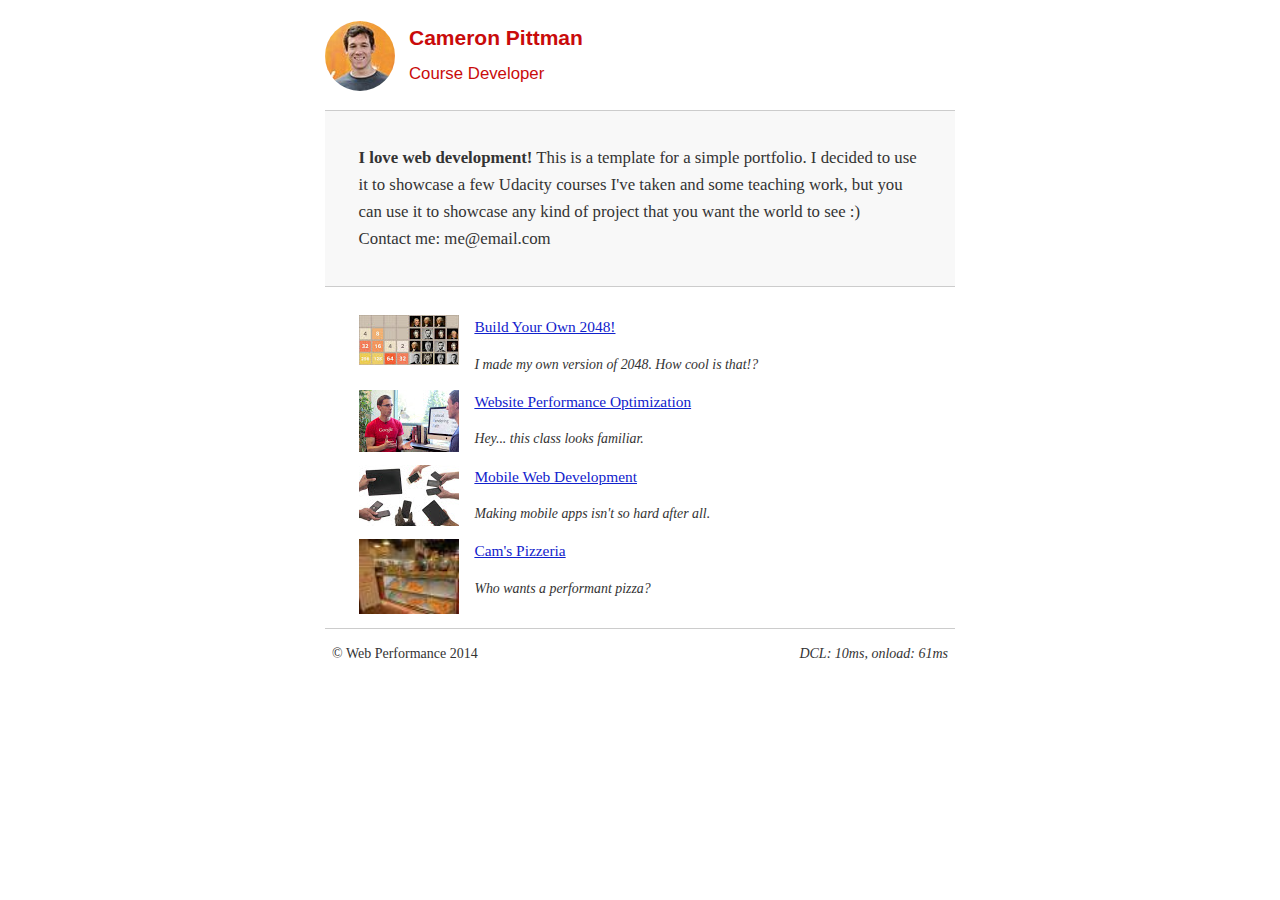
<file: index.html>
<!DOCTYPE html>
<html lang=en>
<head>
<meta charset=utf-8>
<meta name=viewport content="width=device-width, initial-scale=1">
<meta name=description content="Cameron Pittman">
<meta name=author content="Cameron Pittman: Portfolio">
<title>Cameron Pittman: Portfolio</title>
<link href=css/print.css rel=stylesheet media=print>
<style>@font-face{font-family:myFirstFont;src:url(http://fonts.googleapis.com/css?family=Open+Sans:400,700)}div{font-family:myFirstFont}header,footer,.container{max-width:45em;margin:0 auto}</style>
<script>(function(a,b){a.GoogleAnalyticsObject=b;a[b]=a[b]||function(){(a[b].q=a[b].q||[]).push(arguments)};a[b].l=1*new Date()})(window,"ga");ga("create","UA-XXXX-Y");ga("send","pageview");</script>
<script async defer src=js/perfmatters.js></script>
</head>
<body>
<header>
<a href=/><img src=img/profilepic.jpg></a>
<p>Cameron Pittman<br><span>Course Developer</span></p>
</header>
<div class=container>
<div class=hero>
<strong>I love web development!</strong> This is a template for a simple portfolio. I decided to use it to showcase a few Udacity courses I've taken and some teaching work, but you can use it to showcase any kind of project that you want the world to see :) <br> Contact me: me@email.com
</div>
<div class=content>
<ul>
<li>
<img src=img/unnamed.jpg>
<a href=project-2048.html>Build Your Own 2048!</a>
<p>I made my own version of 2048. How cool is that!?</p>
</li>
<li>
<img src=img/unnamed_2.jpg>
<a href=project-webperf.html>Website Performance Optimization</a>
<p>Hey... this class looks familiar.</p>
</li>
<li>
<img src=img/unnamed_3.jpg>
<a href=project-mobile.html>Mobile Web Development</a>
<p>Making mobile apps isn't so hard after all.</p>
</li>
<li>
<img style=width:100px src=img/pizzeria.jpg>
<a href=views/pizza.html>Cam's Pizzeria</a>
<p>Who wants a performant pizza?</p>
</li>
</ul>
</div>
<footer>
<p>&copy; Web Performance 2014 <span id=crp-stats></span></p>
</footer>
</div>
<noscript id=deferred-styles>
<link rel=stylesheet type=text/css href="css/style.css"/>
</noscript>
<script type=text/javascript>var loadDeferredStyles=function(){var b=document.getElementById("deferred-styles");var a=document.createElement("div");a.innerHTML=b.textContent;document.body.appendChild(a);b.parentElement.removeChild(b)};var raf=requestAnimationFrame||mozRequestAnimationFrame||webkitRequestAnimationFrame||msRequestAnimationFrame;if(raf){raf(function(){window.setTimeout(loadDeferredStyles,0)})}else{window.addEventListener("load",loadDeferredStyles)}function downloadJSAtOnload(){var a=document.createElement("script");a.src="http://www.google-analytics.com/analytics.js";document.body.appendChild(a)}if(window.addEventListener){window.addEventListener("load",downloadJSAtOnload,false)}else{if(window.attachEvent){window.attachEvent("onload",downloadJSAtOnload)}else{window.onload=downloadJSAtOnload}};</script>
</body>
</html>
</file>
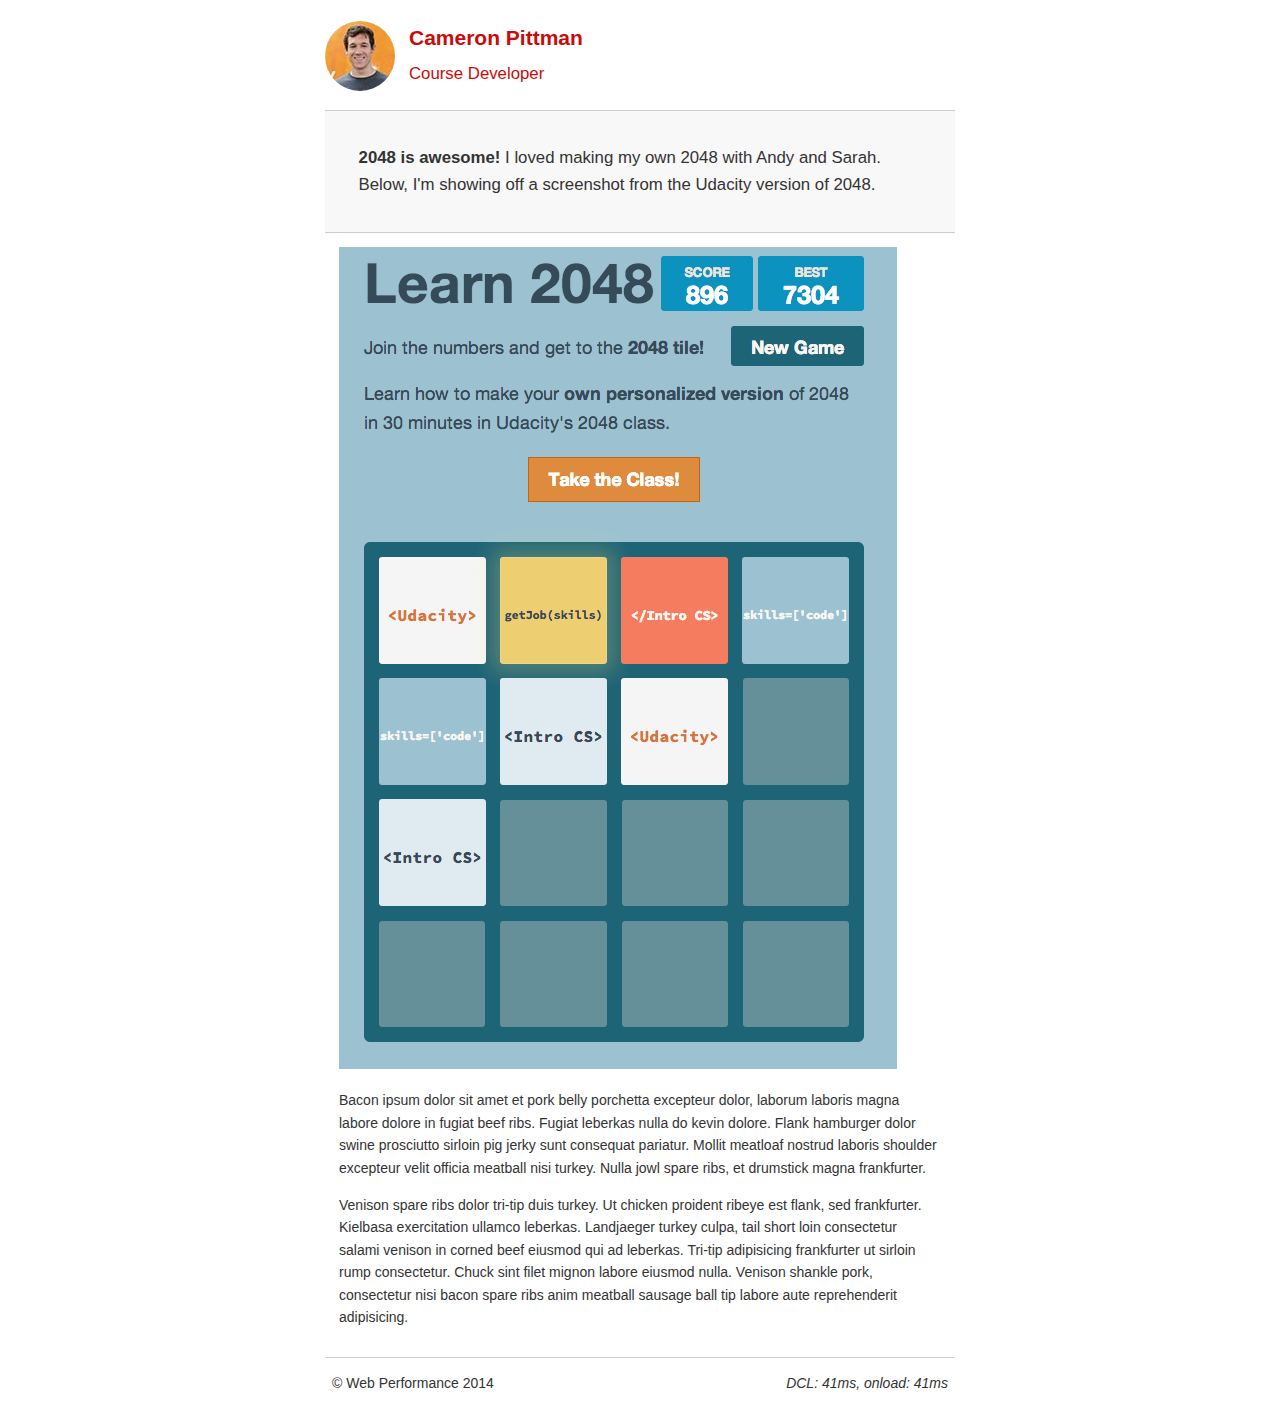
<file: project-2048.html>
<!DOCTYPE html>
<html lang="en">
  <head>
    <meta charset="utf-8">
    <meta name="viewport" content="width=device-width, initial-scale=1">
    <meta name="description" content=" FILL ME IN ">
    <meta name="author" content=" FILL ME IN ">
    <title>Cameron Pittman: Portfolio</title>

    <!-- Hmm, what is the impact of web fonts on speed? Measure it... -->
    <!-- <link href="//fonts.googleapis.com/css?family=Open+Sans:400,700" rel="stylesheet"> -->

    <link href="css/style.css" rel="stylesheet">
    <link href="css/print.css" rel="stylesheet">

    <script>
      (function(w,g){w['GoogleAnalyticsObject']=g;
      w[g]=w[g]||function(){(w[g].q=w[g].q||[]).push(arguments)};w[g].l=1*new Date();})(window,'ga');

      // Optional TODO: replace with your Google Analytics profile ID.
      ga('create', 'UA-XXXX-Y');
      ga('send', 'pageview');
    </script>
    <script src="//www.google-analytics.com/analytics.js"></script>
    <script src="js/perfmatters.js"></script>
  </head>

  <body>
    <header>
      <a href="/"><img src="img/profilepic.jpg"></a>
      <p>Cameron Pittman<br><span>Course Developer</span></p>
    </header>

    <div class="container">
      <div class="hero">
        <strong>2048 is awesome!</strong> I loved making my own 2048 with Andy and Sarah. Below, I'm showing off a screenshot from the Udacity version of 2048.
      </div>

      <div class="content">

        <img class="img-responsive" src="img/2048.png">

        <p>Bacon ipsum dolor sit amet et pork belly porchetta excepteur dolor, laborum laboris magna labore dolore in fugiat beef ribs. Fugiat leberkas nulla do kevin dolore. Flank hamburger dolor swine prosciutto sirloin pig jerky sunt consequat pariatur. Mollit meatloaf nostrud laboris shoulder excepteur velit officia meatball nisi turkey. Nulla jowl spare ribs, et drumstick magna frankfurter.</p>

        <p>Venison spare ribs dolor tri-tip duis turkey. Ut chicken proident ribeye est flank, sed frankfurter. Kielbasa exercitation ullamco leberkas. Landjaeger turkey culpa, tail short loin consectetur salami venison in corned beef eiusmod qui ad leberkas. Tri-tip adipisicing frankfurter ut sirloin rump consectetur. Chuck sint filet mignon labore eiusmod nulla. Venison shankle pork, consectetur nisi bacon spare ribs anim meatball sausage ball tip labore aute reprehenderit adipisicing.</p>

    </div>

    <footer>
      <p>&copy; Web Performance 2014 <span id="crp-stats"></span></p>
    </footer>
  </body>
</html>
</file>
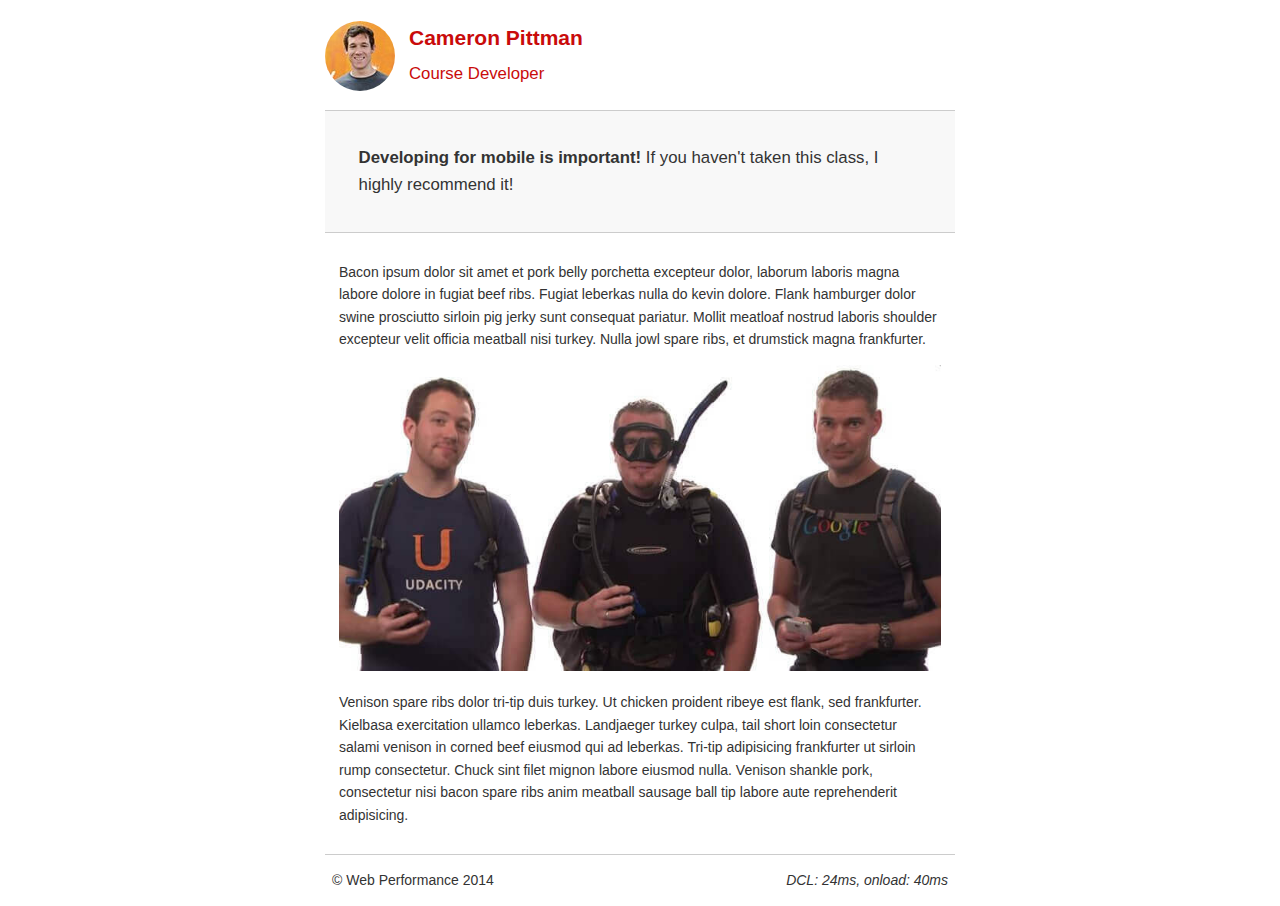
<file: project-mobile.html>
<!DOCTYPE html>
<html lang="en">
  <head>
    <meta charset="utf-8">
    <meta name="viewport" content="width=device-width, initial-scale=1">
    <meta name="description" content=" FILL ME IN ">
    <meta name="author" content=" FILL ME IN ">
    <title>Cameron Pitman: Portfolio</title>

    <!-- Hmm, what is the impact of web fonts on speed? Measure it... -->
    <!-- <link href="//fonts.googleapis.com/css?family=Open+Sans:400,700" rel="stylesheet"> -->

    <link href="css/style.css" rel="stylesheet">
    <link href="css/print.css" rel="stylesheet">

    <script>
      (function(w,g){w['GoogleAnalyticsObject']=g;
      w[g]=w[g]||function(){(w[g].q=w[g].q||[]).push(arguments)};w[g].l=1*new Date();})(window,'ga');

      // Optional TODO: replace with your Google Analytics profile ID.
      ga('create', 'UA-XXXX-Y');
      ga('send', 'pageview');
    </script>
    <script src="http://www.google-analytics.com/analytics.js"></script>
    <script async src="js/perfmatters.js"></script>
  </head>

  <body>
    <header>
      <a href="/"><img src="img/profilepic.jpg"></a>
      <p>Cameron Pittman<br><span>Course Developer</span></p>
    </header>

    <div class="container">
      <div class="hero">
        <strong>Developing for mobile is important!</strong> If you haven't taken this class, I highly recommend it!
      </div>

      <div class="content">

        <p>Bacon ipsum dolor sit amet et pork belly porchetta excepteur dolor, laborum laboris magna labore dolore in fugiat beef ribs. Fugiat leberkas nulla do kevin dolore. Flank hamburger dolor swine prosciutto sirloin pig jerky sunt consequat pariatur. Mollit meatloaf nostrud laboris shoulder excepteur velit officia meatball nisi turkey. Nulla jowl spare ribs, et drumstick magna frankfurter.</p>

        <img src="img/mobilewebdev.jpg">

        <p>Venison spare ribs dolor tri-tip duis turkey. Ut chicken proident ribeye est flank, sed frankfurter. Kielbasa exercitation ullamco leberkas. Landjaeger turkey culpa, tail short loin consectetur salami venison in corned beef eiusmod qui ad leberkas. Tri-tip adipisicing frankfurter ut sirloin rump consectetur. Chuck sint filet mignon labore eiusmod nulla. Venison shankle pork, consectetur nisi bacon spare ribs anim meatball sausage ball tip labore aute reprehenderit adipisicing.</p>

    </div>

    <footer>
      <p>&copy; Web Performance 2014 <span id="crp-stats"></span></p>
    </footer>
  </body>
</html>
</file>
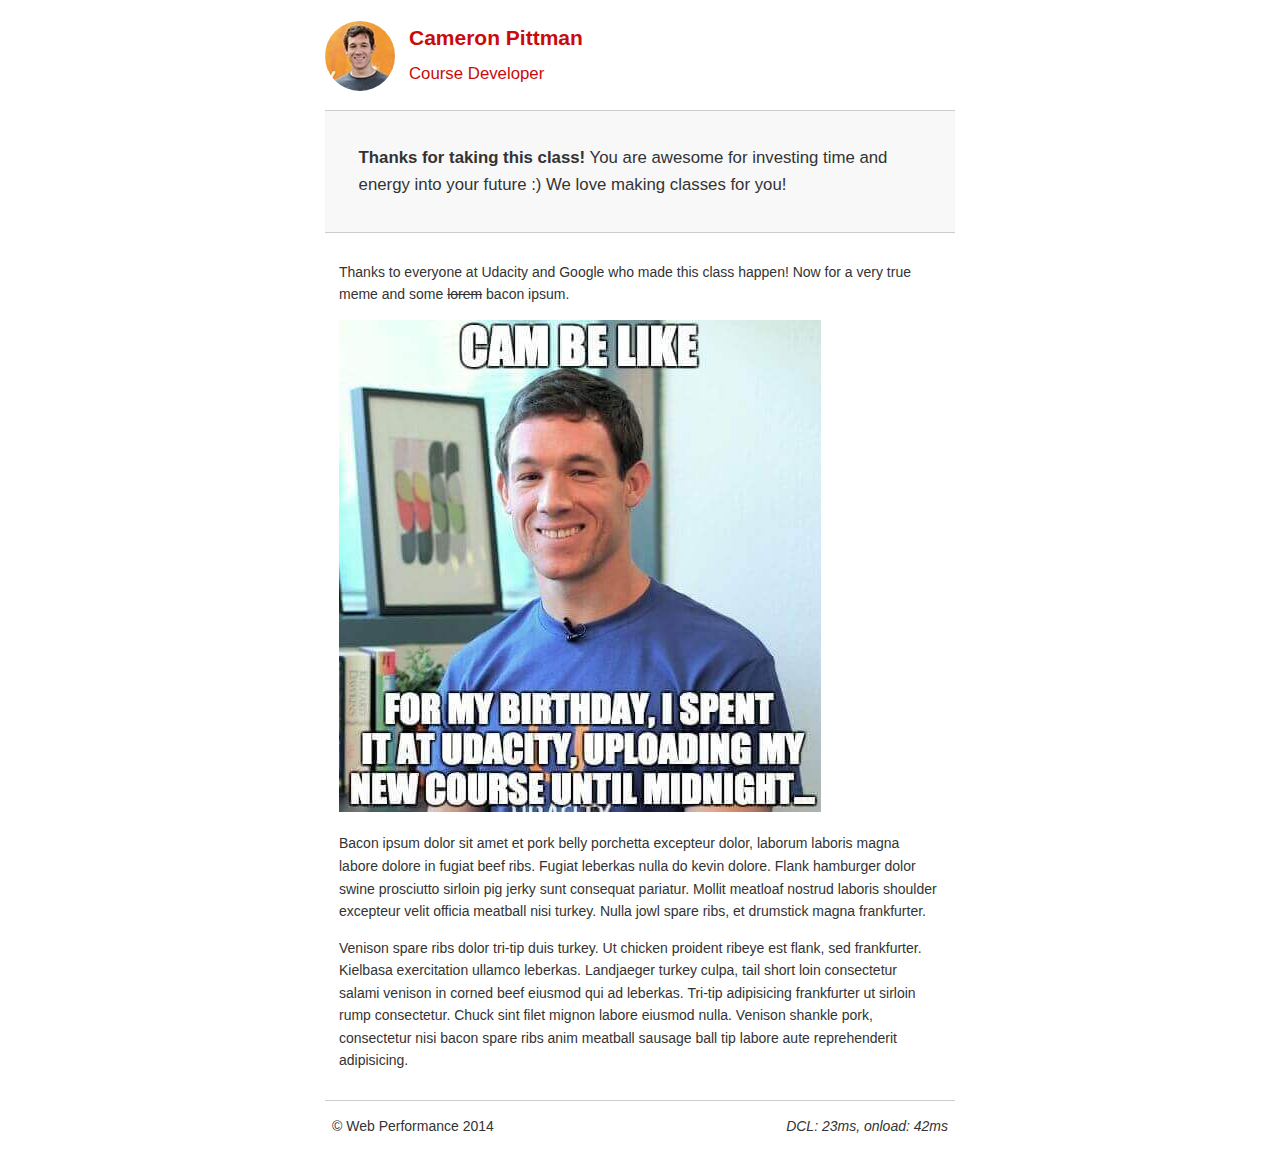
<file: project-webperf.html>
<!DOCTYPE html>
<html lang="en">
  <head>
    <meta charset="utf-8">
    <meta name="viewport" content="width=device-width, initial-scale=1">
    <meta name="description" content=" FILL ME IN ">
    <meta name="author" content=" FILL ME IN ">
    <title>Cameron Pittman: Portfolio</title>

    <!-- Hmm, what is the impact of web fonts on speed? Measure it... -->
    <!-- <link href="//fonts.googleapis.com/css?family=Open+Sans:400,700" rel="stylesheet"> -->

    <link href="css/style.css" rel="stylesheet">
    <link href="css/print.css" rel="stylesheet">

    <script>
      (function(w,g){w['GoogleAnalyticsObject']=g;
      w[g]=w[g]||function(){(w[g].q=w[g].q||[]).push(arguments)};w[g].l=1*new Date();})(window,'ga');

      // Optional TODO: replace with your Google Analytics profile ID.
      ga('create', 'UA-XXXX-Y');
      ga('send', 'pageview');
    </script>
    <script src="http://www.google-analytics.com/analytics.js"></script>
    <script async src="js/perfmatters.js"></script>
  </head>

  <body>
    <header>
      <a href="/"><img src="img/profilepic.jpg"></a>
      <p>Cameron Pittman<br><span>Course Developer</span></p>
    </header>

    <div class="container">
      <div class="hero">
        <strong>Thanks for taking this class!</strong> You are awesome for investing time and energy into your future :) We love making classes for you!
      </div>

      <div class="content">

        <p>Thanks to everyone at Udacity and Google who made this class happen! Now for a very true meme and some <strike>lorem</strike> bacon ipsum.</p>

        <img src="img/cam_be_like.jpg">

        <p>Bacon ipsum dolor sit amet et pork belly porchetta excepteur dolor, laborum laboris magna labore dolore in fugiat beef ribs. Fugiat leberkas nulla do kevin dolore. Flank hamburger dolor swine prosciutto sirloin pig jerky sunt consequat pariatur. Mollit meatloaf nostrud laboris shoulder excepteur velit officia meatball nisi turkey. Nulla jowl spare ribs, et drumstick magna frankfurter.</p>

        <p>Venison spare ribs dolor tri-tip duis turkey. Ut chicken proident ribeye est flank, sed frankfurter. Kielbasa exercitation ullamco leberkas. Landjaeger turkey culpa, tail short loin consectetur salami venison in corned beef eiusmod qui ad leberkas. Tri-tip adipisicing frankfurter ut sirloin rump consectetur. Chuck sint filet mignon labore eiusmod nulla. Venison shankle pork, consectetur nisi bacon spare ribs anim meatball sausage ball tip labore aute reprehenderit adipisicing.</p>

    </div>

    <footer>
      <p>&copy; Web Performance 2014 <span id="crp-stats"></span></p>
    </footer>
  </body>
</html>
</file>
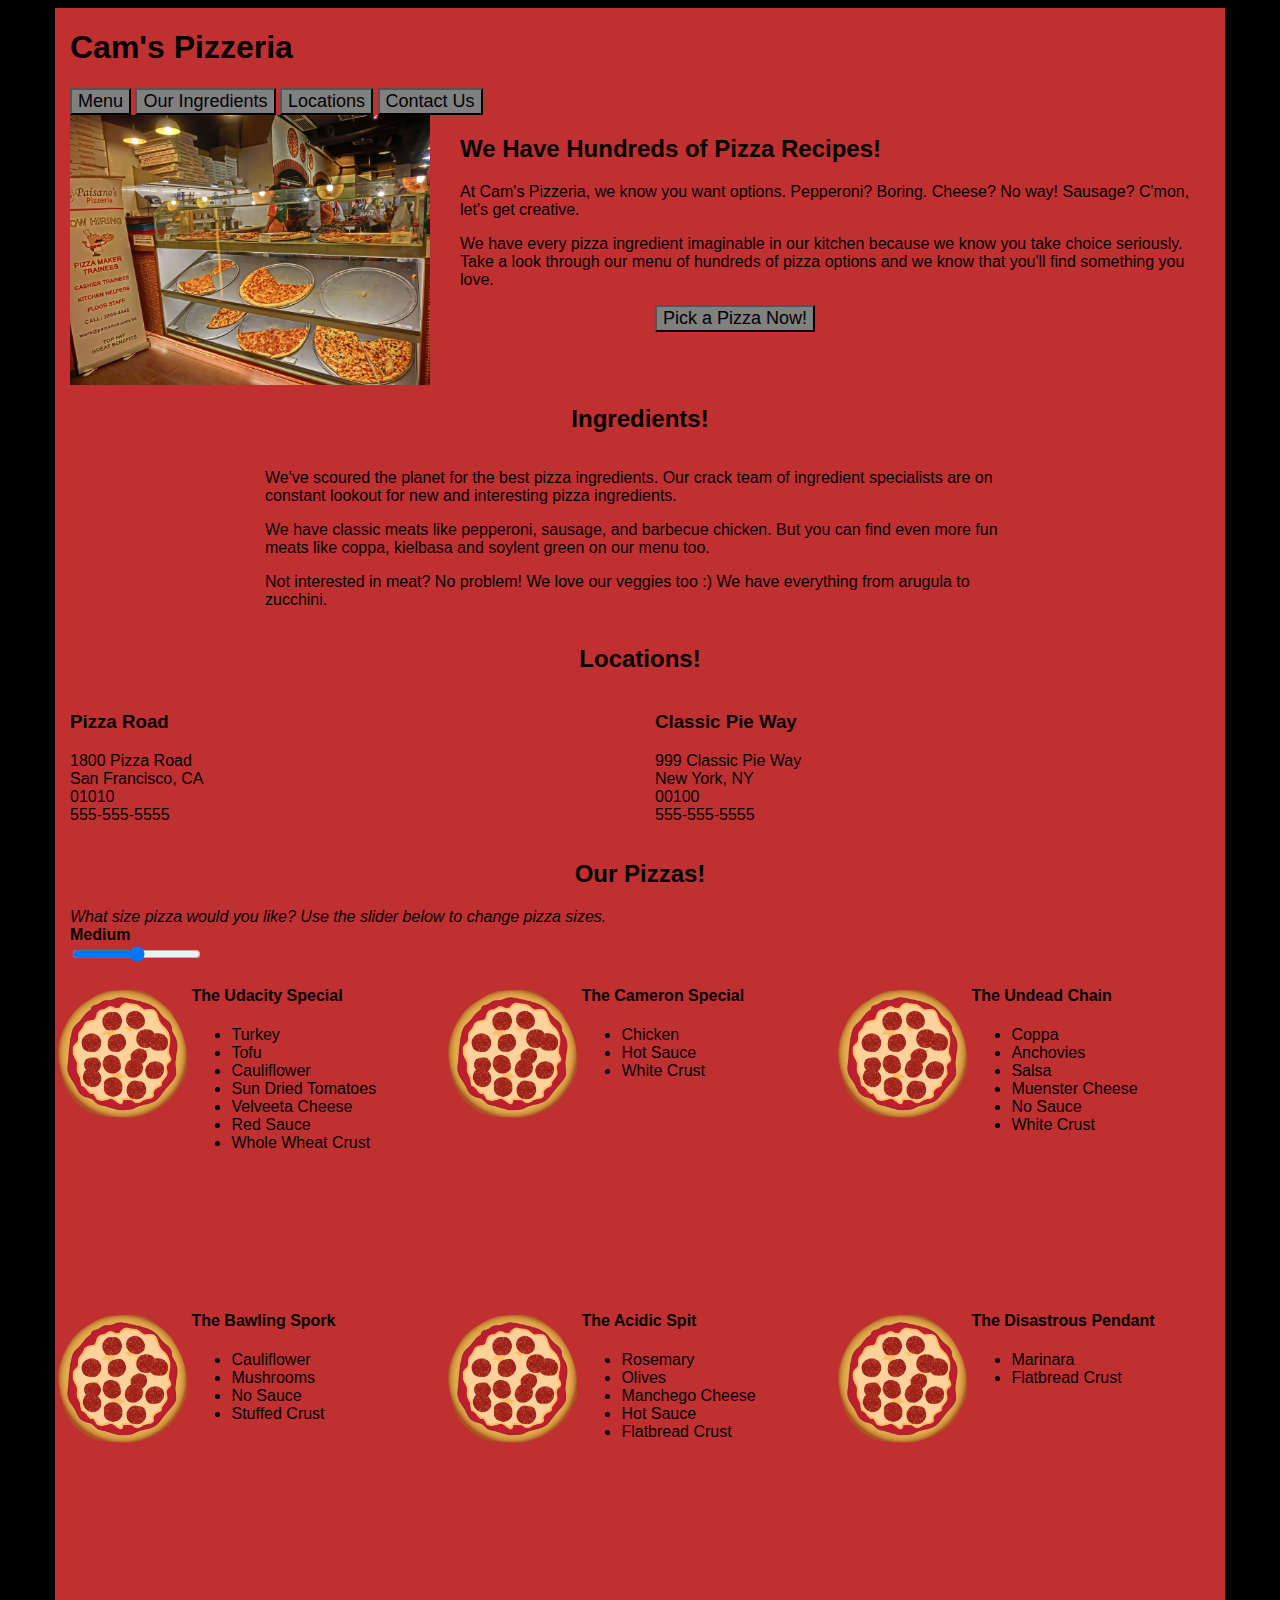
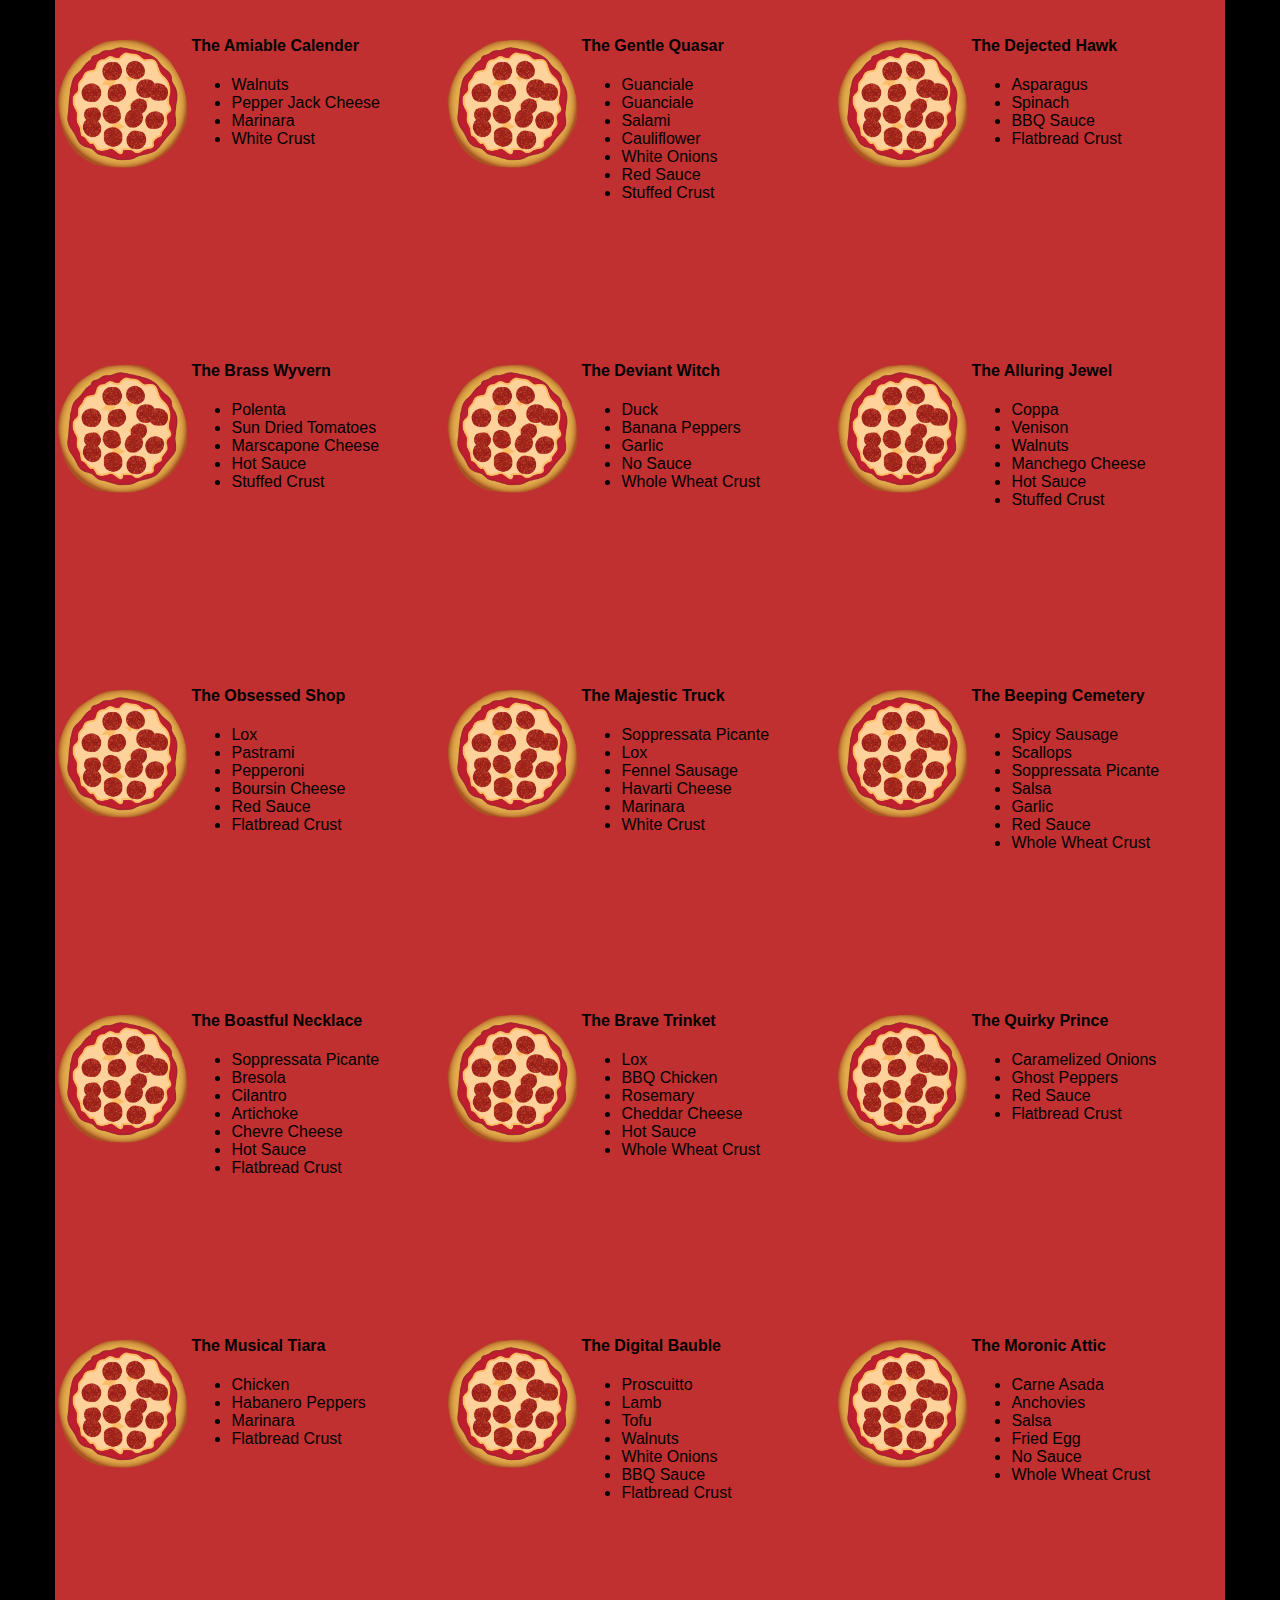
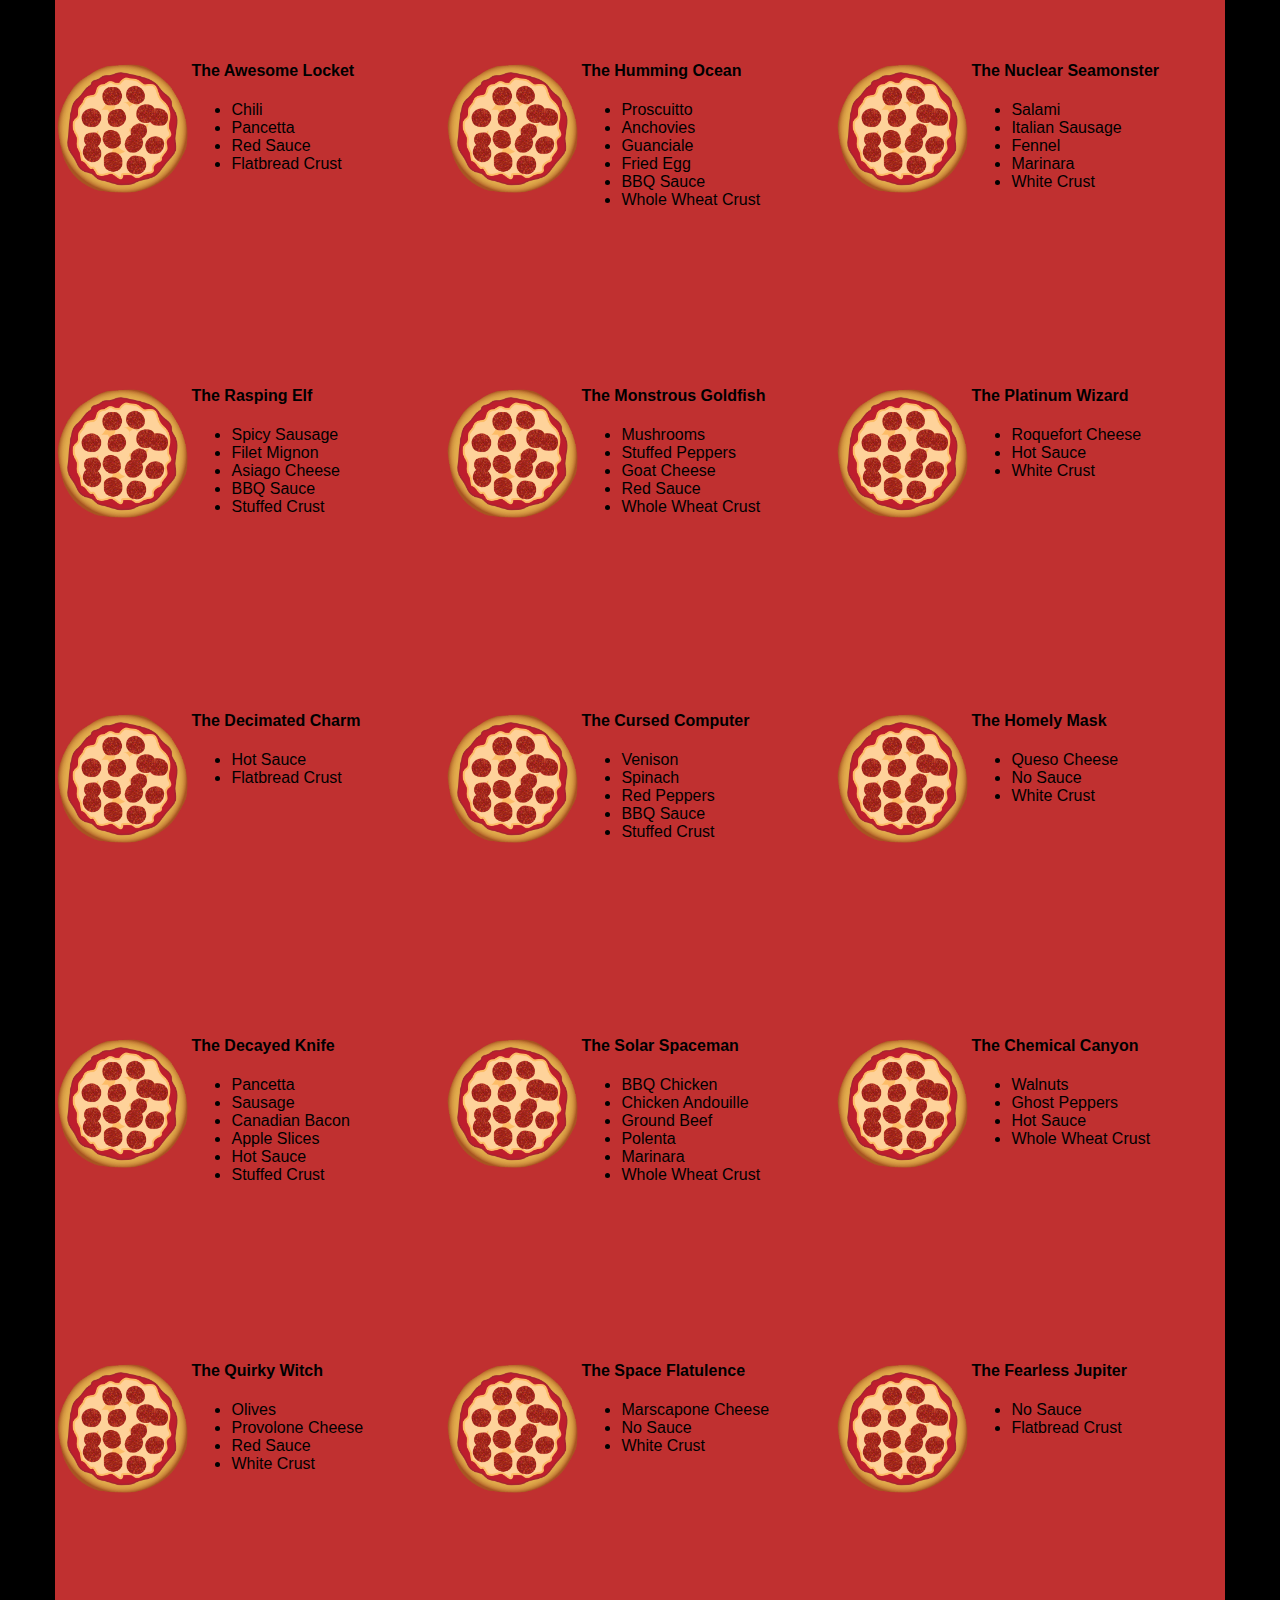
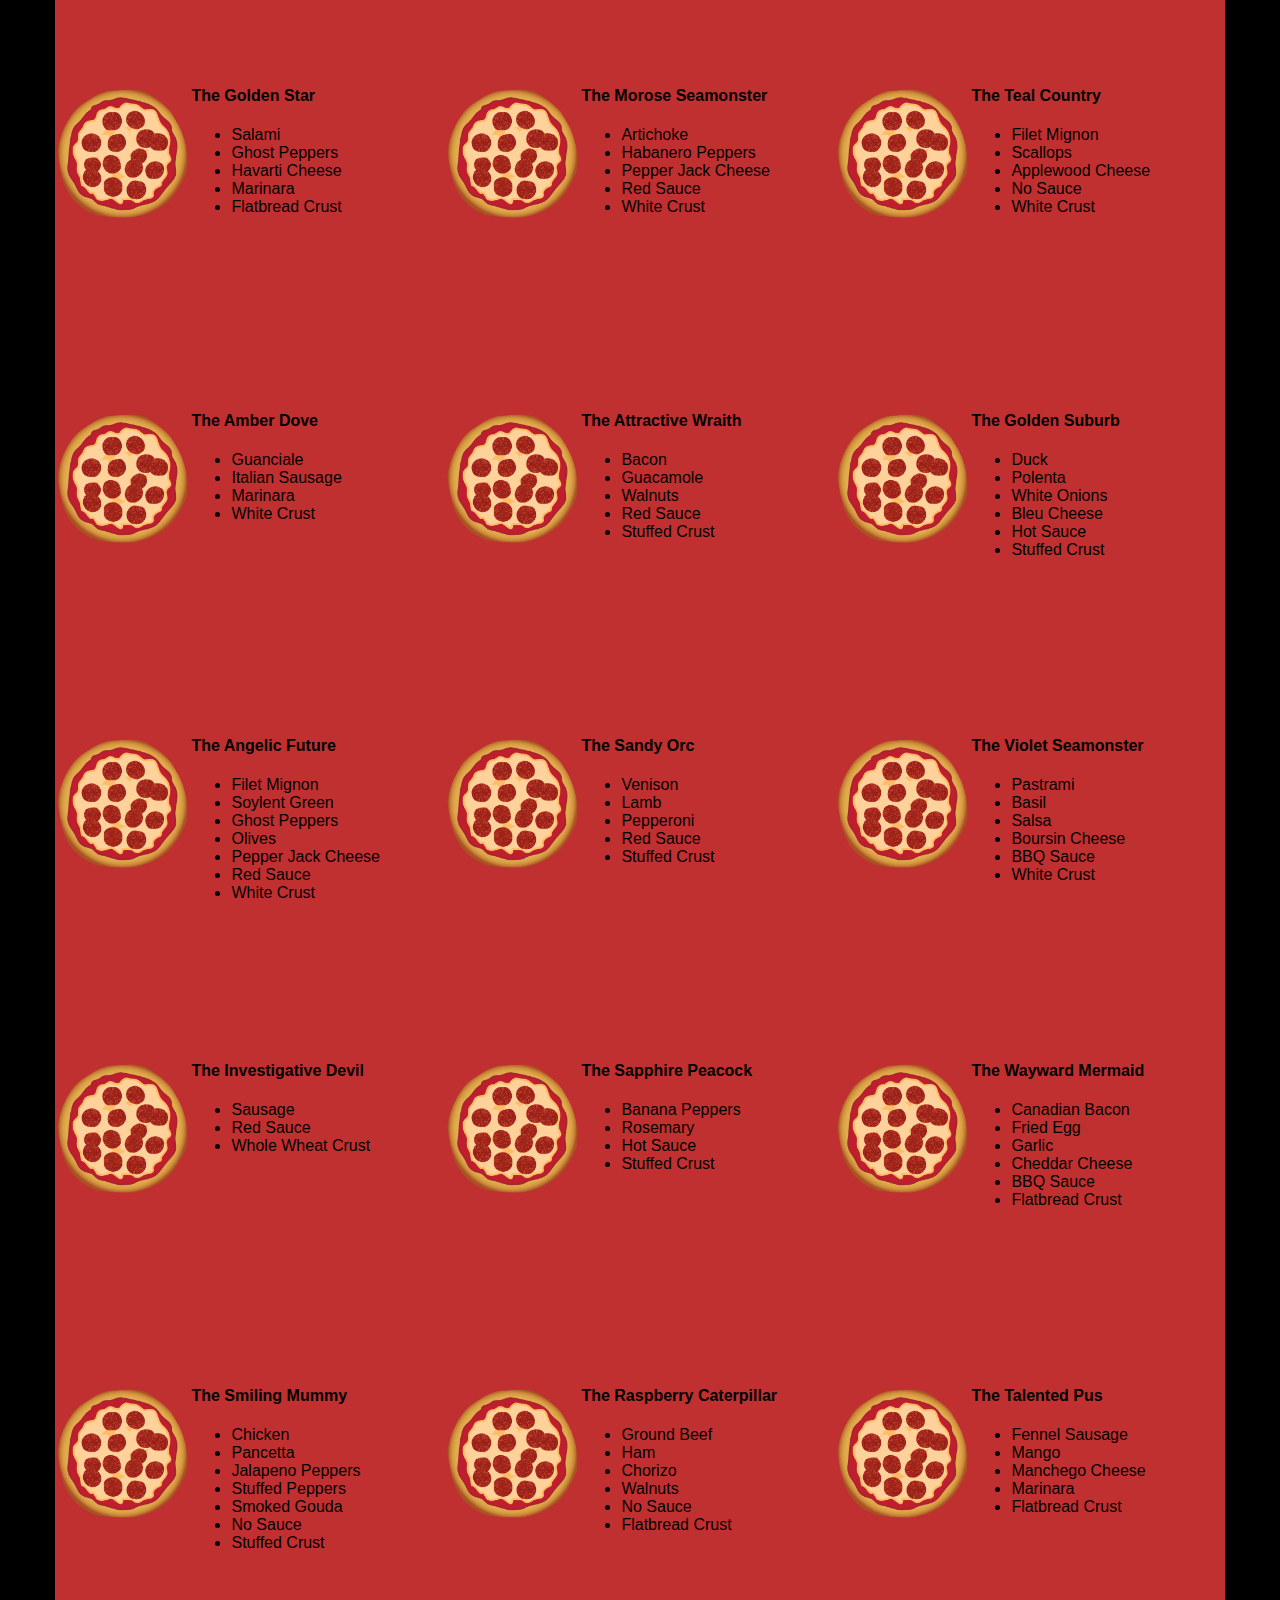
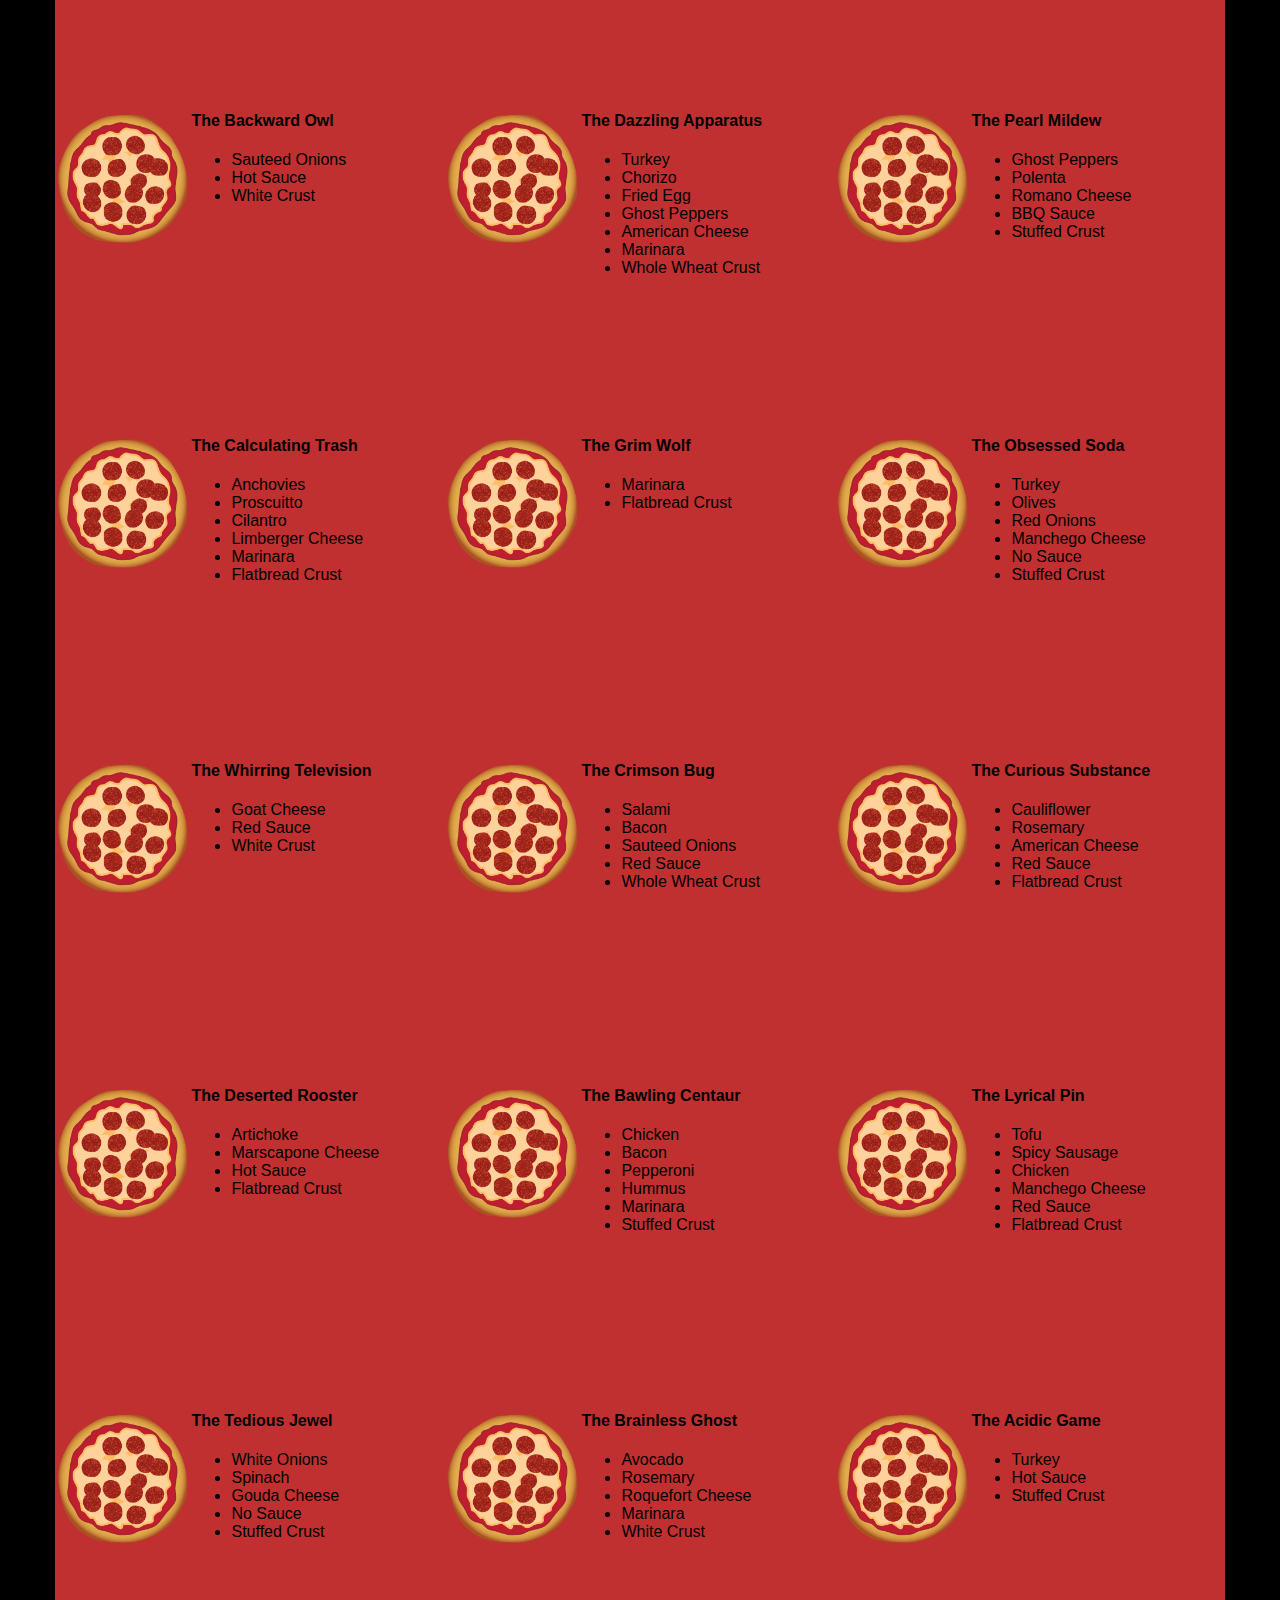
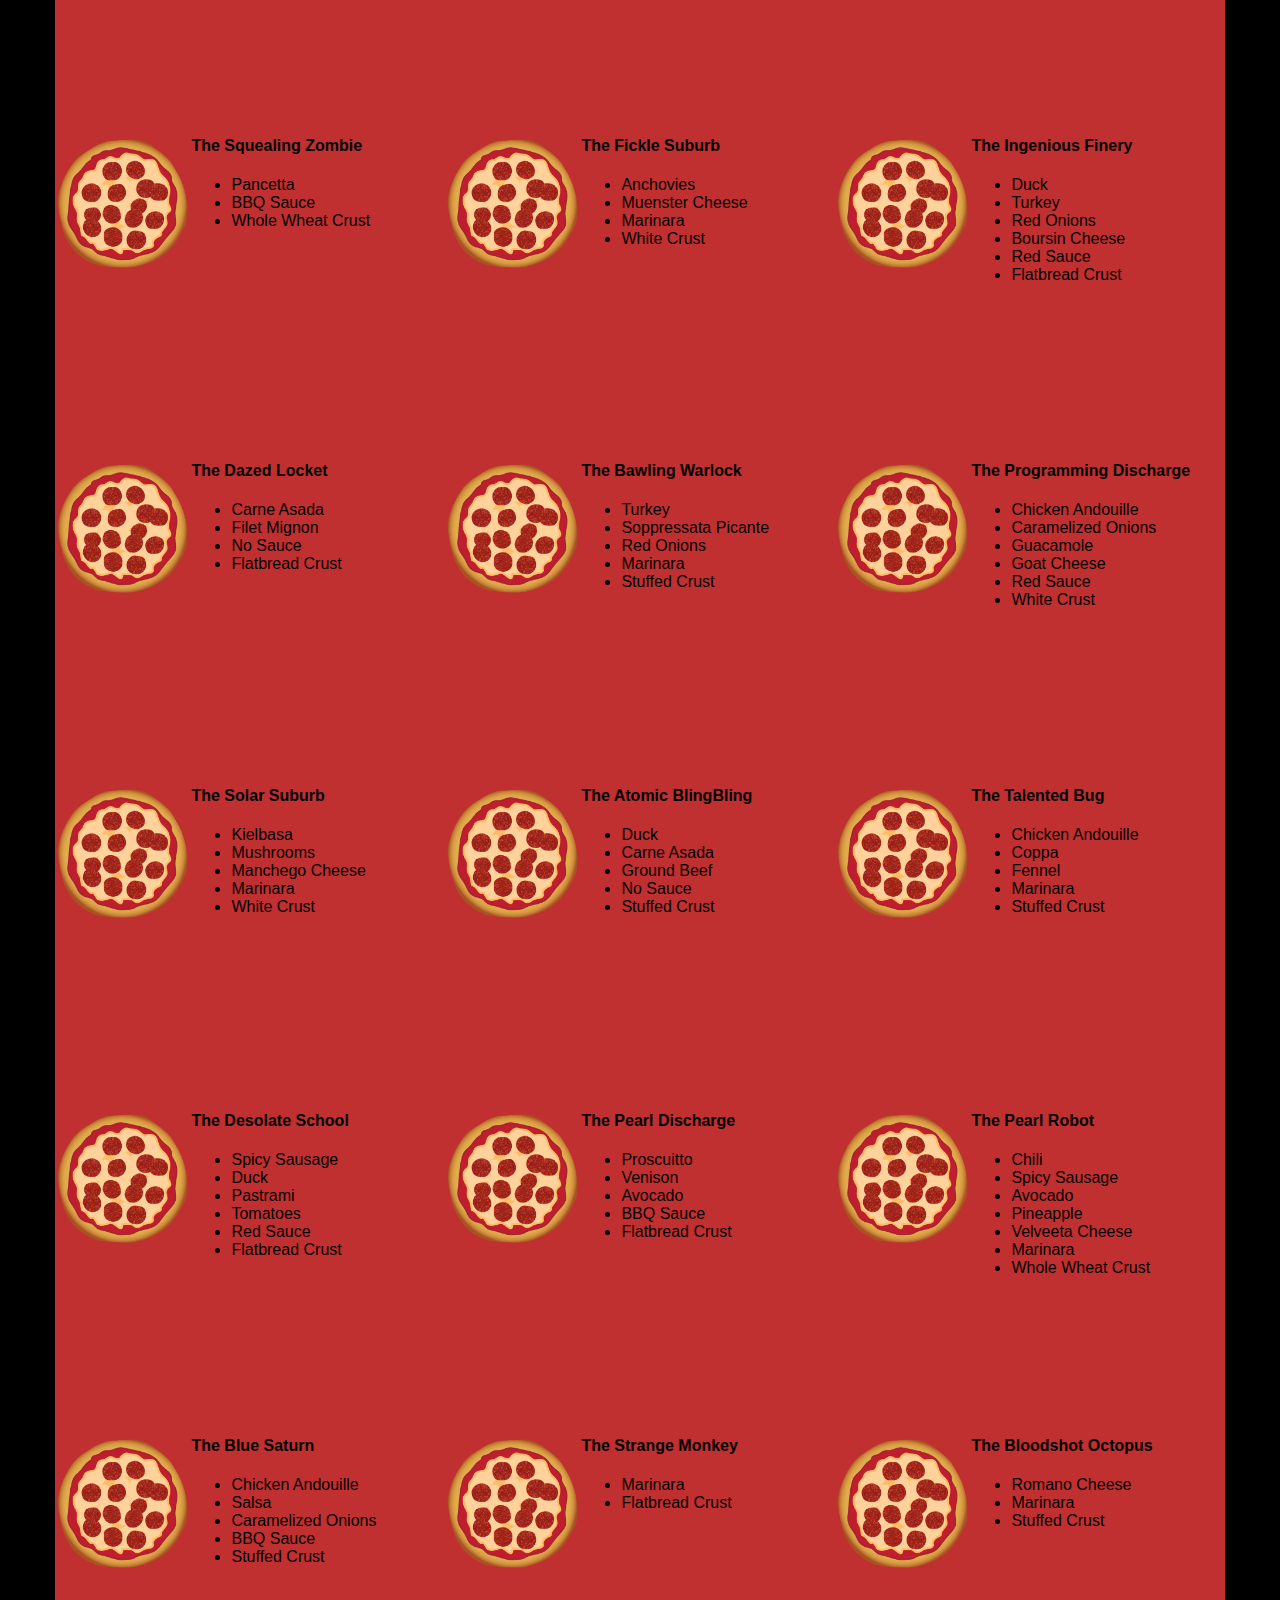
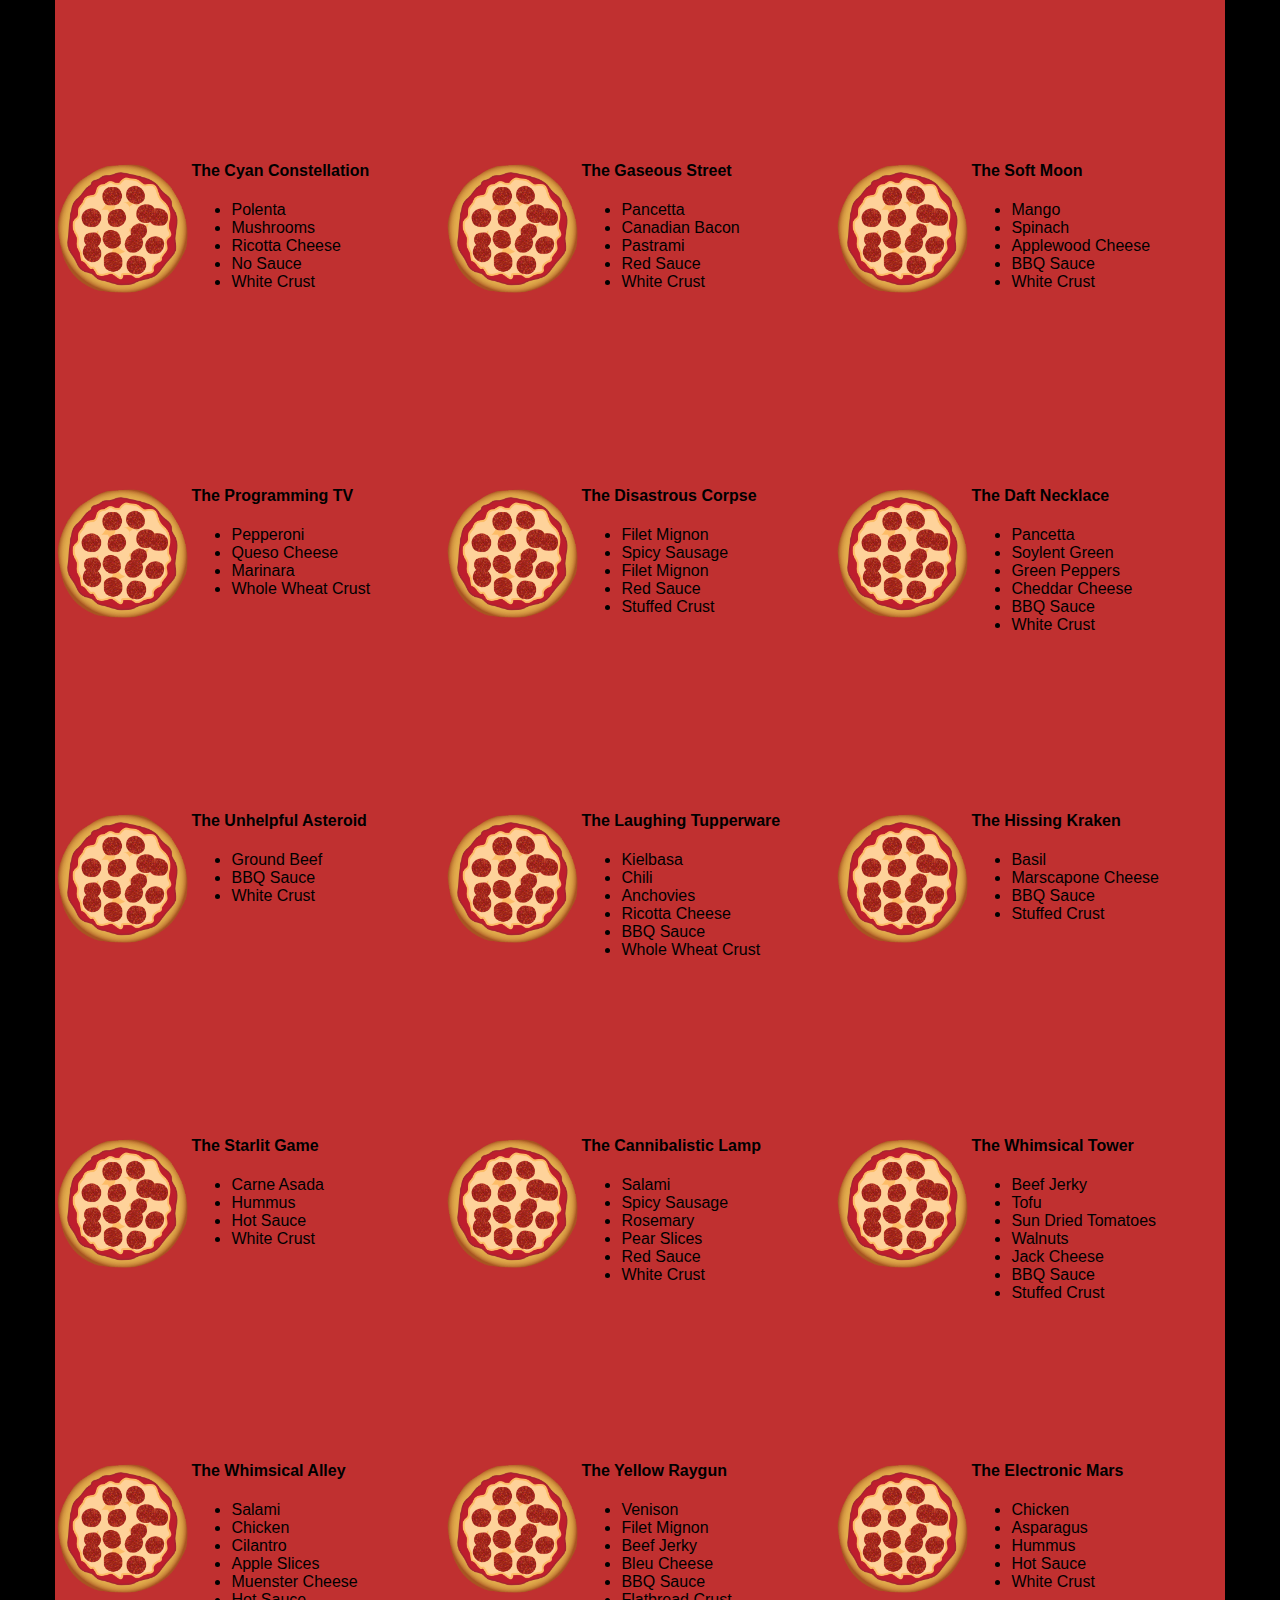
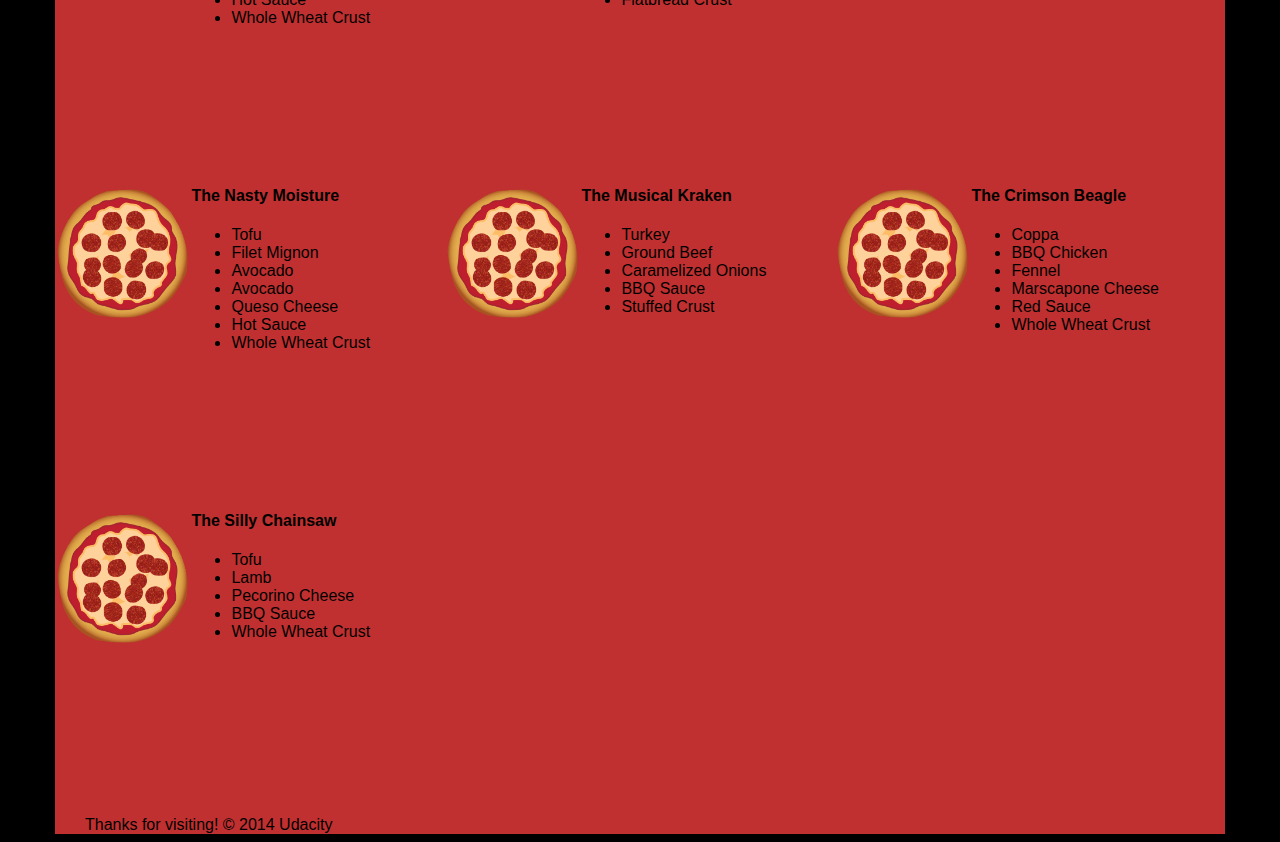
<file: views/pizza.html>
<!DOCTYPE HTML>
<html>
<head>
<script defer async type=text/javascript src=js/main.min.js></script>
<style media=screen>*{-webkit-box-sizing:border-box;-moz-box-sizing:border-box;-box-sizing:border-box}body{font-family:"Trebuchet MS",Helvetica,sans-serif;background:black}input{background:grey;font-size:18px}form{display:inline-block}.centered{text-align:center}#pizzaSize{font-weight:800}.mover{position:fixed;width:256px;z-index:-1}.randomPizzaContainer{float:left;display:flex}.randomPizzaContainer:after{content:"";display:table;clear:both}.container{background-color:rgba(240,60,60,0.8)}img{vertical-align:middle}.img-responsive{display:block;width:100% \9;max-width:100%;height:auto}.img-rounded{border-radius:6px}.img-thumbnail{padding:4px;line-height:1.42857143;background-color:#fff;border:1px solid #ddd;border-radius:4px;-webkit-transition:all .2s ease-in-out;-o-transition:all .2s ease-in-out;transition:all .2s ease-in-out;display:inline-block;width:100% \9;max-width:100%;height:auto}.img-circle{border-radius:50%}hr{margin-top:20px;margin-bottom:20px;border:0;border-top:1px solid #eee}.sr-only{position:absolute;width:1px;height:1px;margin:-1px;padding:0;overflow:hidden;clip:rect(0,0,0,0);border:0}.sr-only-focusable:active,.sr-only-focusable:focus{position:static;width:auto;height:auto;margin:0;overflow:visible;clip:auto}.container{margin-right:auto;margin-left:auto;padding-left:15px;padding-right:15px}@media(min-width:768px){.container{width:750px}}@media(min-width:992px){.container{width:970px}}@media(min-width:1200px){.container{width:1170px}}.container-fluid{margin-right:auto;margin-left:auto;padding-left:15px;padding-right:15px}.row{margin-left:-15px;margin-right:-15px}.col-xs-1,.col-sm-1,.col-md-1,.col-lg-1,.col-xs-2,.col-sm-2,.col-md-2,.col-lg-2,.col-xs-3,.col-sm-3,.col-md-3,.col-lg-3,.col-xs-4,.col-sm-4,.col-md-4,.col-lg-4,.col-xs-5,.col-sm-5,.col-md-5,.col-lg-5,.col-xs-6,.col-sm-6,.col-md-6,.col-lg-6,.col-xs-7,.col-sm-7,.col-md-7,.col-lg-7,.col-xs-8,.col-sm-8,.col-md-8,.col-lg-8,.col-xs-9,.col-sm-9,.col-md-9,.col-lg-9,.col-xs-10,.col-sm-10,.col-md-10,.col-lg-10,.col-xs-11,.col-sm-11,.col-md-11,.col-lg-11,.col-xs-12,.col-sm-12,.col-md-12,.col-lg-12{position:relative;min-height:1px;padding-left:15px;padding-right:15px}.col-xs-1,.col-xs-2,.col-xs-3,.col-xs-4,.col-xs-5,.col-xs-6,.col-xs-7,.col-xs-8,.col-xs-9,.col-xs-10,.col-xs-11,.col-xs-12{float:left}.col-xs-12{width:100%}.col-xs-11{width:91.66666667%}.col-xs-10{width:83.33333333%}.col-xs-9{width:75%}.col-xs-8{width:66.66666667%}.col-xs-7{width:58.33333333%}.col-xs-6{width:50%}.col-xs-5{width:41.66666667%}.col-xs-4{width:33.33333333%}.col-xs-3{width:25%}.col-xs-2{width:16.66666667%}.col-xs-1{width:8.33333333%}.col-xs-pull-12{right:100%}.col-xs-pull-11{right:91.66666667%}.col-xs-pull-10{right:83.33333333%}.col-xs-pull-9{right:75%}.col-xs-pull-8{right:66.66666667%}.col-xs-pull-7{right:58.33333333%}.col-xs-pull-6{right:50%}.col-xs-pull-5{right:41.66666667%}.col-xs-pull-4{right:33.33333333%}.col-xs-pull-3{right:25%}.col-xs-pull-2{right:16.66666667%}.col-xs-pull-1{right:8.33333333%}.col-xs-pull-0{right:auto}.col-xs-push-12{left:100%}.col-xs-push-11{left:91.66666667%}.col-xs-push-10{left:83.33333333%}.col-xs-push-9{left:75%}.col-xs-push-8{left:66.66666667%}.col-xs-push-7{left:58.33333333%}.col-xs-push-6{left:50%}.col-xs-push-5{left:41.66666667%}.col-xs-push-4{left:33.33333333%}.col-xs-push-3{left:25%}.col-xs-push-2{left:16.66666667%}.col-xs-push-1{left:8.33333333%}.col-xs-push-0{left:auto}.col-xs-offset-12{margin-left:100%}.col-xs-offset-11{margin-left:91.66666667%}.col-xs-offset-10{margin-left:83.33333333%}.col-xs-offset-9{margin-left:75%}.col-xs-offset-8{margin-left:66.66666667%}.col-xs-offset-7{margin-left:58.33333333%}.col-xs-offset-6{margin-left:50%}.col-xs-offset-5{margin-left:41.66666667%}.col-xs-offset-4{margin-left:33.33333333%}.col-xs-offset-3{margin-left:25%}.col-xs-offset-2{margin-left:16.66666667%}.col-xs-offset-1{margin-left:8.33333333%}.col-xs-offset-0{margin-left:0}@media(min-width:768px){.col-sm-1,.col-sm-2,.col-sm-3,.col-sm-4,.col-sm-5,.col-sm-6,.col-sm-7,.col-sm-8,.col-sm-9,.col-sm-10,.col-sm-11,.col-sm-12{float:left}.col-sm-12{width:100%}.col-sm-11{width:91.66666667%}.col-sm-10{width:83.33333333%}.col-sm-9{width:75%}.col-sm-8{width:66.66666667%}.col-sm-7{width:58.33333333%}.col-sm-6{width:50%}.col-sm-5{width:41.66666667%}.col-sm-4{width:33.33333333%}.col-sm-3{width:25%}.col-sm-2{width:16.66666667%}.col-sm-1{width:8.33333333%}.col-sm-pull-12{right:100%}.col-sm-pull-11{right:91.66666667%}.col-sm-pull-10{right:83.33333333%}.col-sm-pull-9{right:75%}.col-sm-pull-8{right:66.66666667%}.col-sm-pull-7{right:58.33333333%}.col-sm-pull-6{right:50%}.col-sm-pull-5{right:41.66666667%}.col-sm-pull-4{right:33.33333333%}.col-sm-pull-3{right:25%}.col-sm-pull-2{right:16.66666667%}.col-sm-pull-1{right:8.33333333%}.col-sm-pull-0{right:auto}.col-sm-push-12{left:100%}.col-sm-push-11{left:91.66666667%}.col-sm-push-10{left:83.33333333%}.col-sm-push-9{left:75%}.col-sm-push-8{left:66.66666667%}.col-sm-push-7{left:58.33333333%}.col-sm-push-6{left:50%}.col-sm-push-5{left:41.66666667%}.col-sm-push-4{left:33.33333333%}.col-sm-push-3{left:25%}.col-sm-push-2{left:16.66666667%}.col-sm-push-1{left:8.33333333%}.col-sm-push-0{left:auto}.col-sm-offset-12{margin-left:100%}.col-sm-offset-11{margin-left:91.66666667%}.col-sm-offset-10{margin-left:83.33333333%}.col-sm-offset-9{margin-left:75%}.col-sm-offset-8{margin-left:66.66666667%}.col-sm-offset-7{margin-left:58.33333333%}.col-sm-offset-6{margin-left:50%}.col-sm-offset-5{margin-left:41.66666667%}.col-sm-offset-4{margin-left:33.33333333%}.col-sm-offset-3{margin-left:25%}.col-sm-offset-2{margin-left:16.66666667%}.col-sm-offset-1{margin-left:8.33333333%}.col-sm-offset-0{margin-left:0}}@media(min-width:992px){.col-md-1,.col-md-2,.col-md-3,.col-md-4,.col-md-5,.col-md-6,.col-md-7,.col-md-8,.col-md-9,.col-md-10,.col-md-11,.col-md-12{float:left}.col-md-12{width:100%}.col-md-11{width:91.66666667%}.col-md-10{width:83.33333333%}.col-md-9{width:75%}.col-md-8{width:66.66666667%}.col-md-7{width:58.33333333%}.col-md-6{width:50%}.col-md-5{width:41.66666667%}.col-md-4{width:33.33333333%}.col-md-3{width:25%}.col-md-2{width:16.66666667%}.col-md-1{width:8.33333333%}.col-md-pull-12{right:100%}.col-md-pull-11{right:91.66666667%}.col-md-pull-10{right:83.33333333%}.col-md-pull-9{right:75%}.col-md-pull-8{right:66.66666667%}.col-md-pull-7{right:58.33333333%}.col-md-pull-6{right:50%}.col-md-pull-5{right:41.66666667%}.col-md-pull-4{right:33.33333333%}.col-md-pull-3{right:25%}.col-md-pull-2{right:16.66666667%}.col-md-pull-1{right:8.33333333%}.col-md-pull-0{right:auto}.col-md-push-12{left:100%}.col-md-push-11{left:91.66666667%}.col-md-push-10{left:83.33333333%}.col-md-push-9{left:75%}.col-md-push-8{left:66.66666667%}.col-md-push-7{left:58.33333333%}.col-md-push-6{left:50%}.col-md-push-5{left:41.66666667%}.col-md-push-4{left:33.33333333%}.col-md-push-3{left:25%}.col-md-push-2{left:16.66666667%}.col-md-push-1{left:8.33333333%}.col-md-push-0{left:auto}.col-md-offset-12{margin-left:100%}.col-md-offset-11{margin-left:91.66666667%}.col-md-offset-10{margin-left:83.33333333%}.col-md-offset-9{margin-left:75%}.col-md-offset-8{margin-left:66.66666667%}.col-md-offset-7{margin-left:58.33333333%}.col-md-offset-6{margin-left:50%}.col-md-offset-5{margin-left:41.66666667%}.col-md-offset-4{margin-left:33.33333333%}.col-md-offset-3{margin-left:25%}.col-md-offset-2{margin-left:16.66666667%}.col-md-offset-1{margin-left:8.33333333%}.col-md-offset-0{margin-left:0}}@media(min-width:1200px){.col-lg-1,.col-lg-2,.col-lg-3,.col-lg-4,.col-lg-5,.col-lg-6,.col-lg-7,.col-lg-8,.col-lg-9,.col-lg-10,.col-lg-11,.col-lg-12{float:left}.col-lg-12{width:100%}.col-lg-11{width:91.66666667%}.col-lg-10{width:83.33333333%}.col-lg-9{width:75%}.col-lg-8{width:66.66666667%}.col-lg-7{width:58.33333333%}.col-lg-6{width:50%}.col-lg-5{width:41.66666667%}.col-lg-4{width:33.33333333%}.col-lg-3{width:25%}.col-lg-2{width:16.66666667%}.col-lg-1{width:8.33333333%}.col-lg-pull-12{right:100%}.col-lg-pull-11{right:91.66666667%}.col-lg-pull-10{right:83.33333333%}.col-lg-pull-9{right:75%}.col-lg-pull-8{right:66.66666667%}.col-lg-pull-7{right:58.33333333%}.col-lg-pull-6{right:50%}.col-lg-pull-5{right:41.66666667%}.col-lg-pull-4{right:33.33333333%}.col-lg-pull-3{right:25%}.col-lg-pull-2{right:16.66666667%}.col-lg-pull-1{right:8.33333333%}.col-lg-pull-0{right:auto}.col-lg-push-12{left:100%}.col-lg-push-11{left:91.66666667%}.col-lg-push-10{left:83.33333333%}.col-lg-push-9{left:75%}.col-lg-push-8{left:66.66666667%}.col-lg-push-7{left:58.33333333%}.col-lg-push-6{left:50%}.col-lg-push-5{left:41.66666667%}.col-lg-push-4{left:33.33333333%}.col-lg-push-3{left:25%}.col-lg-push-2{left:16.66666667%}.col-lg-push-1{left:8.33333333%}.col-lg-push-0{left:auto}.col-lg-offset-12{margin-left:100%}.col-lg-offset-11{margin-left:91.66666667%}.col-lg-offset-10{margin-left:83.33333333%}.col-lg-offset-9{margin-left:75%}.col-lg-offset-8{margin-left:66.66666667%}.col-lg-offset-7{margin-left:58.33333333%}.col-lg-offset-6{margin-left:50%}.col-lg-offset-5{margin-left:41.66666667%}.col-lg-offset-4{margin-left:33.33333333%}.col-lg-offset-3{margin-left:25%}.col-lg-offset-2{margin-left:16.66666667%}.col-lg-offset-1{margin-left:8.33333333%}.col-lg-offset-0{margin-left:0}}.clearfix:before,.clearfix:after,.container:before,.container:after,.container-fluid:before,.container-fluid:after,.row:before,.row:after{content:" ";display:table}.clearfix:after,.container:after,.container-fluid:after,.row:after{clear:both}.center-block{display:block;margin-left:auto;margin-right:auto}.pull-right{float:right!important}.pull-left{float:left!important}.hide{display:none!important}.show{display:block!important}.invisible{visibility:hidden}.text-hide{font:0/0 a;color:transparent;text-shadow:none;background-color:transparent;border:0}.hidden{display:none!important;visibility:hidden!important}.affix{position:fixed;-webkit-transform:translate3d(0,0,0);transform:translate3d(0,0,0)}</style>
</head>
<body>
<div class=container>
<div id=header class=row>
<div class=col-md-6>
<div class=row>
<div class=col-md-12>
<h1>Cam's Pizzeria</h1>
<div class=row>
<div id=menu class=col-md-12>
<form action=#randomPizzas>
<input type=submit value=Menu>
</form>
<form action=#ingredients>
<input type=submit value="Our Ingredients">
</form>
<form action=#locations>
<input type=submit value=Locations>
</form>
<form action=# onsubmit="alert('Thanks for clicking! This button doesn\'t do anything because this is a fake pizzeria :\)')">
<input type=submit value="Contact Us">
</form>
</div>
</div>
</div>
</div>
</div>
<div id=movingPizzas1 class=col-md-6>
</div>
</div>
<div id=callToAction class=row>
<div class=col-md-4>
<img src=images/pizzeria.jpg class=img-responsive>
</div>
<div class=col-md-8>
<div class=row>
<div class=col-md-12>
<h2>We Have Hundreds of Pizza Recipes!</h2>
<p>At Cam's Pizzeria, we know you want options. Pepperoni? Boring. Cheese? No way! Sausage? C'mon, let's get creative.</p>
<p>We have every pizza ingredient imaginable in our kitchen because we know you take choice seriously. Take a look through our menu of hundreds of pizza options and we know that you'll find something you love.</p>
</div>
</div>
<div class=row>
<div class="col-md-6 col-md-push-3">
<form action=#randomPizzas>
<input type=submit value="Pick a Pizza Now!">
</form>
</div>
</div>
</div>
</div>
<div id=ingredients class=row>
<div class="col-md-8 col-md-push-2">
<div class=row>
<div class="col-md-12 centered">
<h2>Ingredients!</h2>
</div>
</div>
<div class=row>
<div class=col-md-12>
<p>We've scoured the planet for the best pizza ingredients. Our crack team of ingredient specialists are on constant lookout for new and interesting pizza ingredients.</p>
<p>We have classic meats like pepperoni, sausage, and barbecue chicken. But you can find even more fun meats like coppa, kielbasa and soylent green on our menu too.</p>
<p>Not interested in meat? No problem! We love our veggies too :) We have everything from arugula to zucchini.</p>
</div>
</div>
</div>
</div>
<div id=locations class=row>
<div class=col-md-12>
<h2 style=text-align:center>Locations!</h2>
<div class=row>
<div class=col-md-6>
<h3>Pizza Road</h3>
<p>1800 Pizza Road<br>San Francisco, CA<br>01010<br>555-555-5555</p>
</div>
<div class=col-md-6>
<h3>Classic Pie Way</h3>
<p>999 Classic Pie Way<br>New York, NY<br>00100<br>555-555-5555</p>
</div>
</div>
</div>
</div>
<div id=pizzaGenerator class=row>
<div class=col-md-12>
<h2 style=text-align:center>Our Pizzas!</h2>
<div class=row>
<div class=col-md-12>
<em>What size pizza would you like? Use the slider below to change pizza sizes.</em>
</div>
<div id=pizzaSize class=col-md-6>Medium</div>
<div class=col-md-12>
<input id=sizeSlider type=range min=1 max=3 value=2 step=1 onchange=resizePizzas(this.value)></input>
</div>
</div>
<div id=randomPizzas class=row>
<div id=pizza0 class=randomPizzaContainer style=width:33.33%;height:325px>
<div style=width:35%>
<img src=images/pizza.png class=img-responsive>
</div>
<div style=width:65%>
<h4>The Udacity Special</h4>
<ul>
<li>Turkey</li>
<li>Tofu</li>
<li>Cauliflower</li>
<li>Sun Dried Tomatoes</li>
<li>Velveeta Cheese</li>
<li>Red Sauce</li>
<li>Whole Wheat Crust</li>
</ul>
</div>
</div>
<div id=pizza1 class=randomPizzaContainer style=width:33.33%;height:325px>
<div style=width:35%>
<img src=images/pizza.png class=img-responsive>
</div>
<div style=width:65%>
<h4>The Cameron Special</h4>
<ul>
<li>Chicken</li>
<li>Hot Sauce</li>
<li>White Crust</li>
</ul>
</div>
</div>
</div>
</div>
</div>
<div id=footer class=col-md-12>Thanks for visiting! &copy; 2014 Udacity</div>
</div>
</body>
</html>
</html>
</file>
<file: css/style.css>
.hero,footer{border-top:1px solid #ccc}footer span,li p{font-style:italic}html{font-size:100%;overflow-y:scroll;-webkit-tap-highlight-color:transparent;-ms-text-size-adjust:100%;-webkit-text-size-adjust:none}body{margin:0;font-size:14px;line-height:1.61;font-weight:400;background:#fff}b,header p,strong{font-weight:700}body,button,input,select,textarea{font-family:'Open Sans',sans-serif;color:#333}a{color:#12C}a:visited{color:#61C}a:focus{outline:dotted thin}a:active,a:hover{color:#c00;outline:0}code,pre{font-family:monospace,monospace;font-size:1em}ol,ul{margin:1em 0;padding:0 0 0 20px}img{border:0;max-width:100%}.container,footer,header{max-width:45em;margin:0 auto}header{padding:0 .5em;color:#C90B0B}header img{border-radius:40px;float:left}header p{font-size:1.5em;padding-left:4em}header p span{font-size:.8em;font-weight:400}.hero{padding:2em;background-color:#f8f8f8;font-size:1.2em;border-bottom:1px solid #ccc}.content{padding:1em}.content li{list-style-type:none;font-size:1.1em}li img{float:left;padding-right:1em}li p{font-size:.9em}footer{padding:0 .5em}footer span{float:right}@media only screen and (max-width:480px){body{font-size:12px}header p{padding-left:4.5em}}
</file>
<file: css/print.css>
@media print {
  * { background: transparent !important; color: black !important; text-shadow: none !important; filter:none !important; -ms-filter: none !important; }
  a, a:visited { color: #444 !important; text-decoration: underline; }
  a[href]:after { content: " (" attr(href) ")"; }
  tr, img { page-break-inside: avoid; }
  img { max-width: 100% !important; }
  @page { margin: 0.5cm; }
  p, h2, h3 { orphans: 3; widows: 3; }
  h2, h3{ page-break-after: avoid; }
}
</file>
